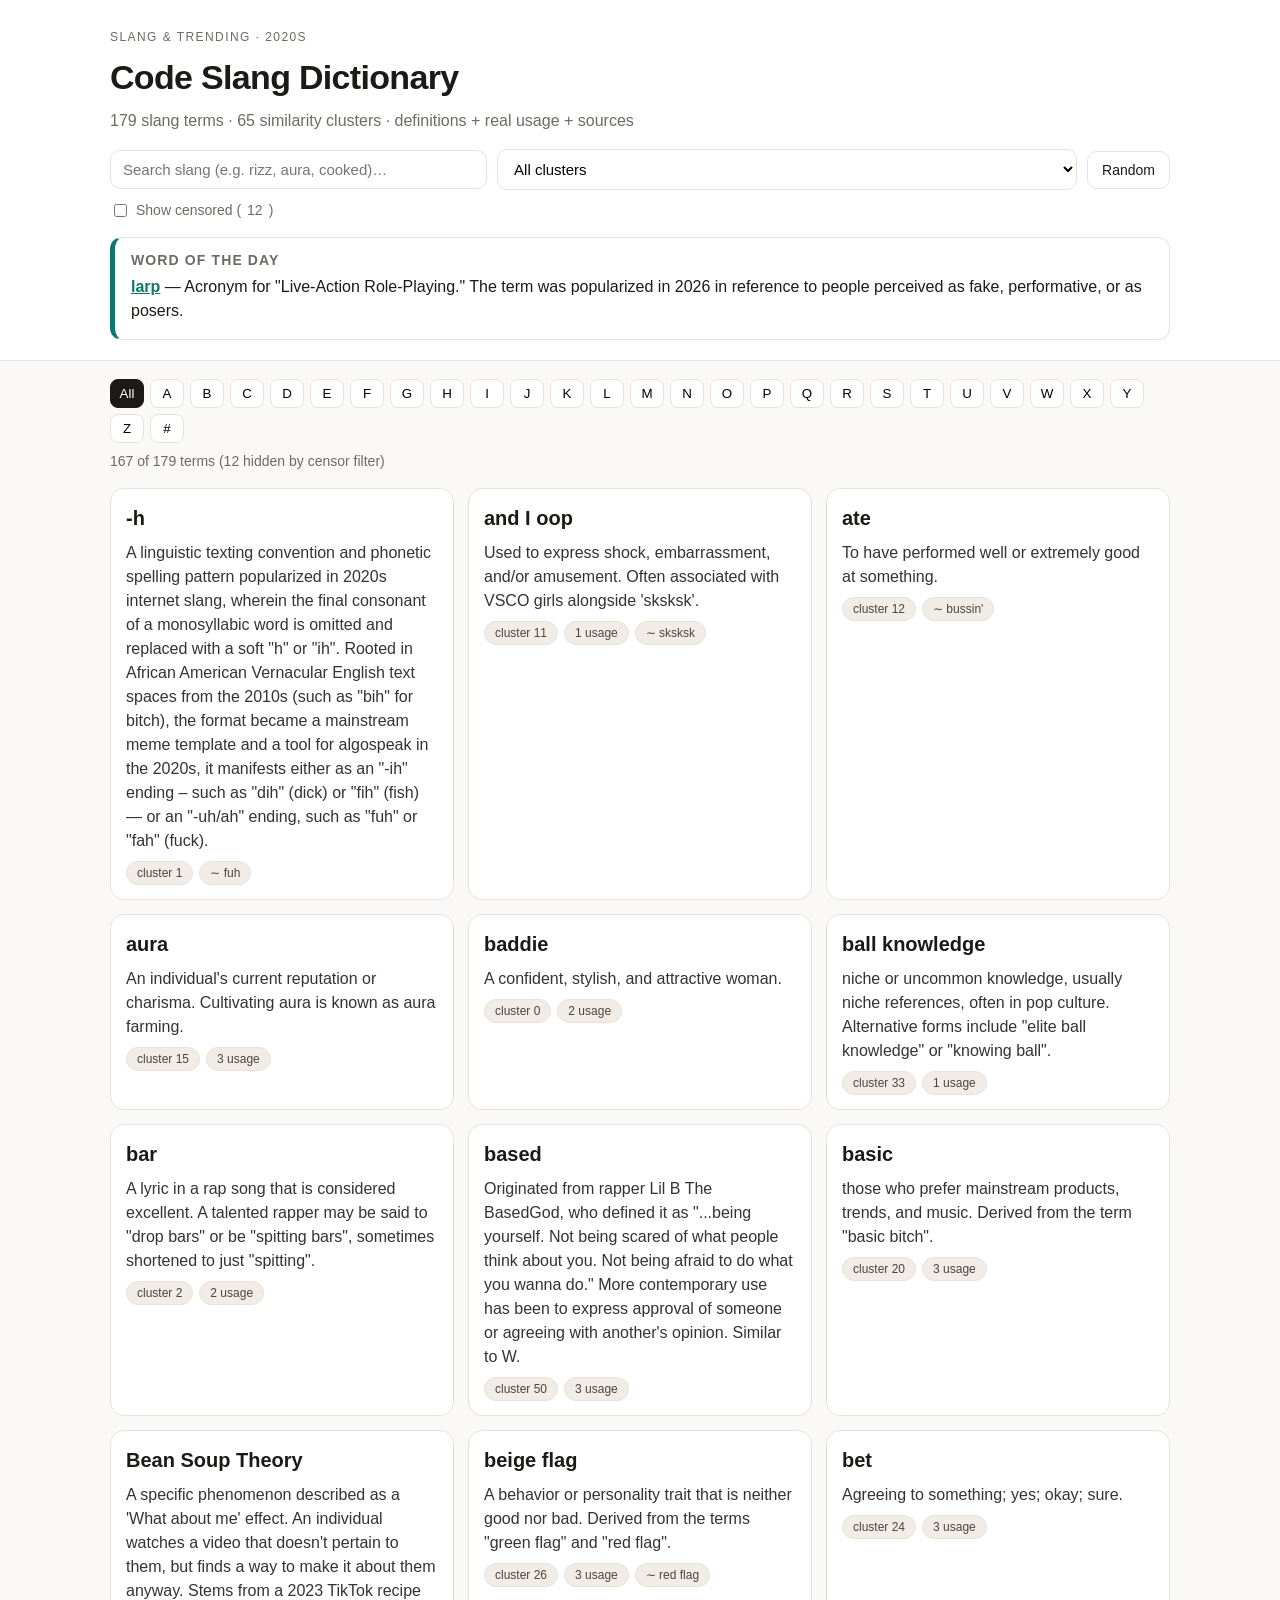
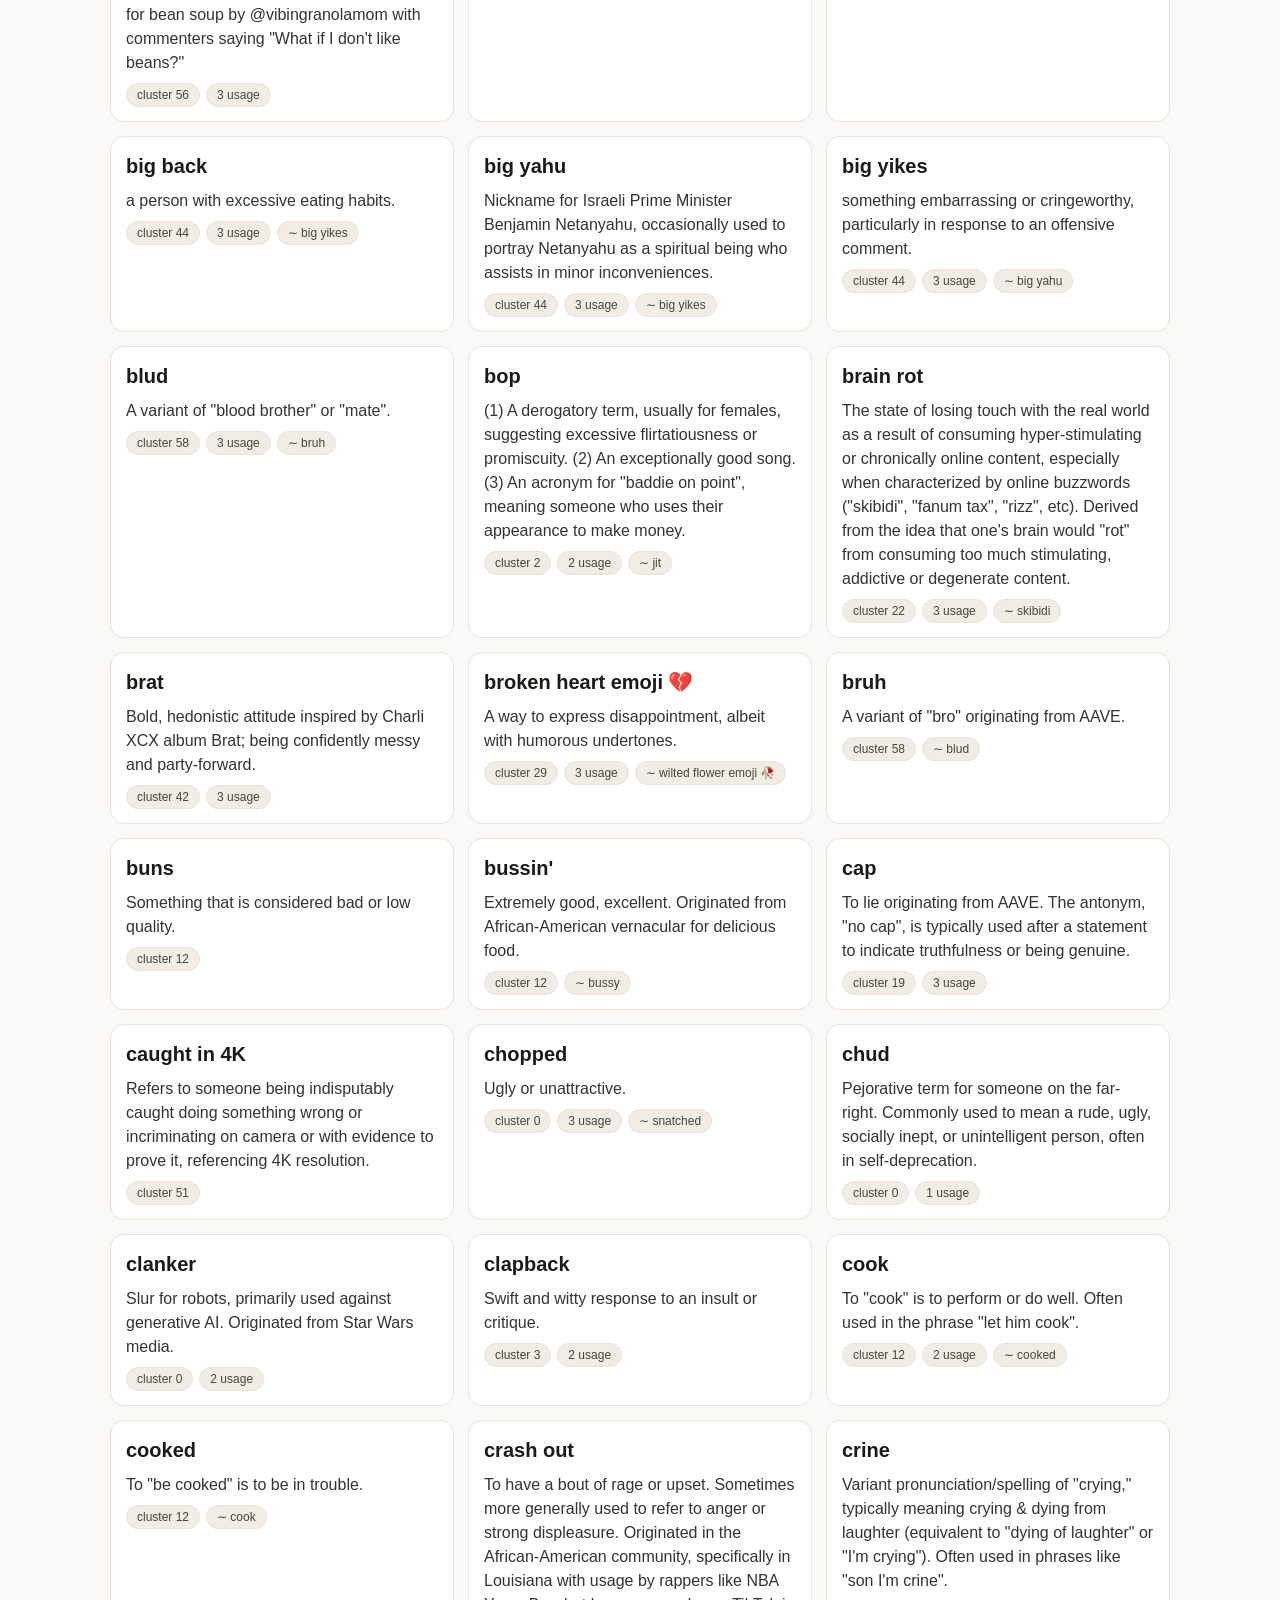
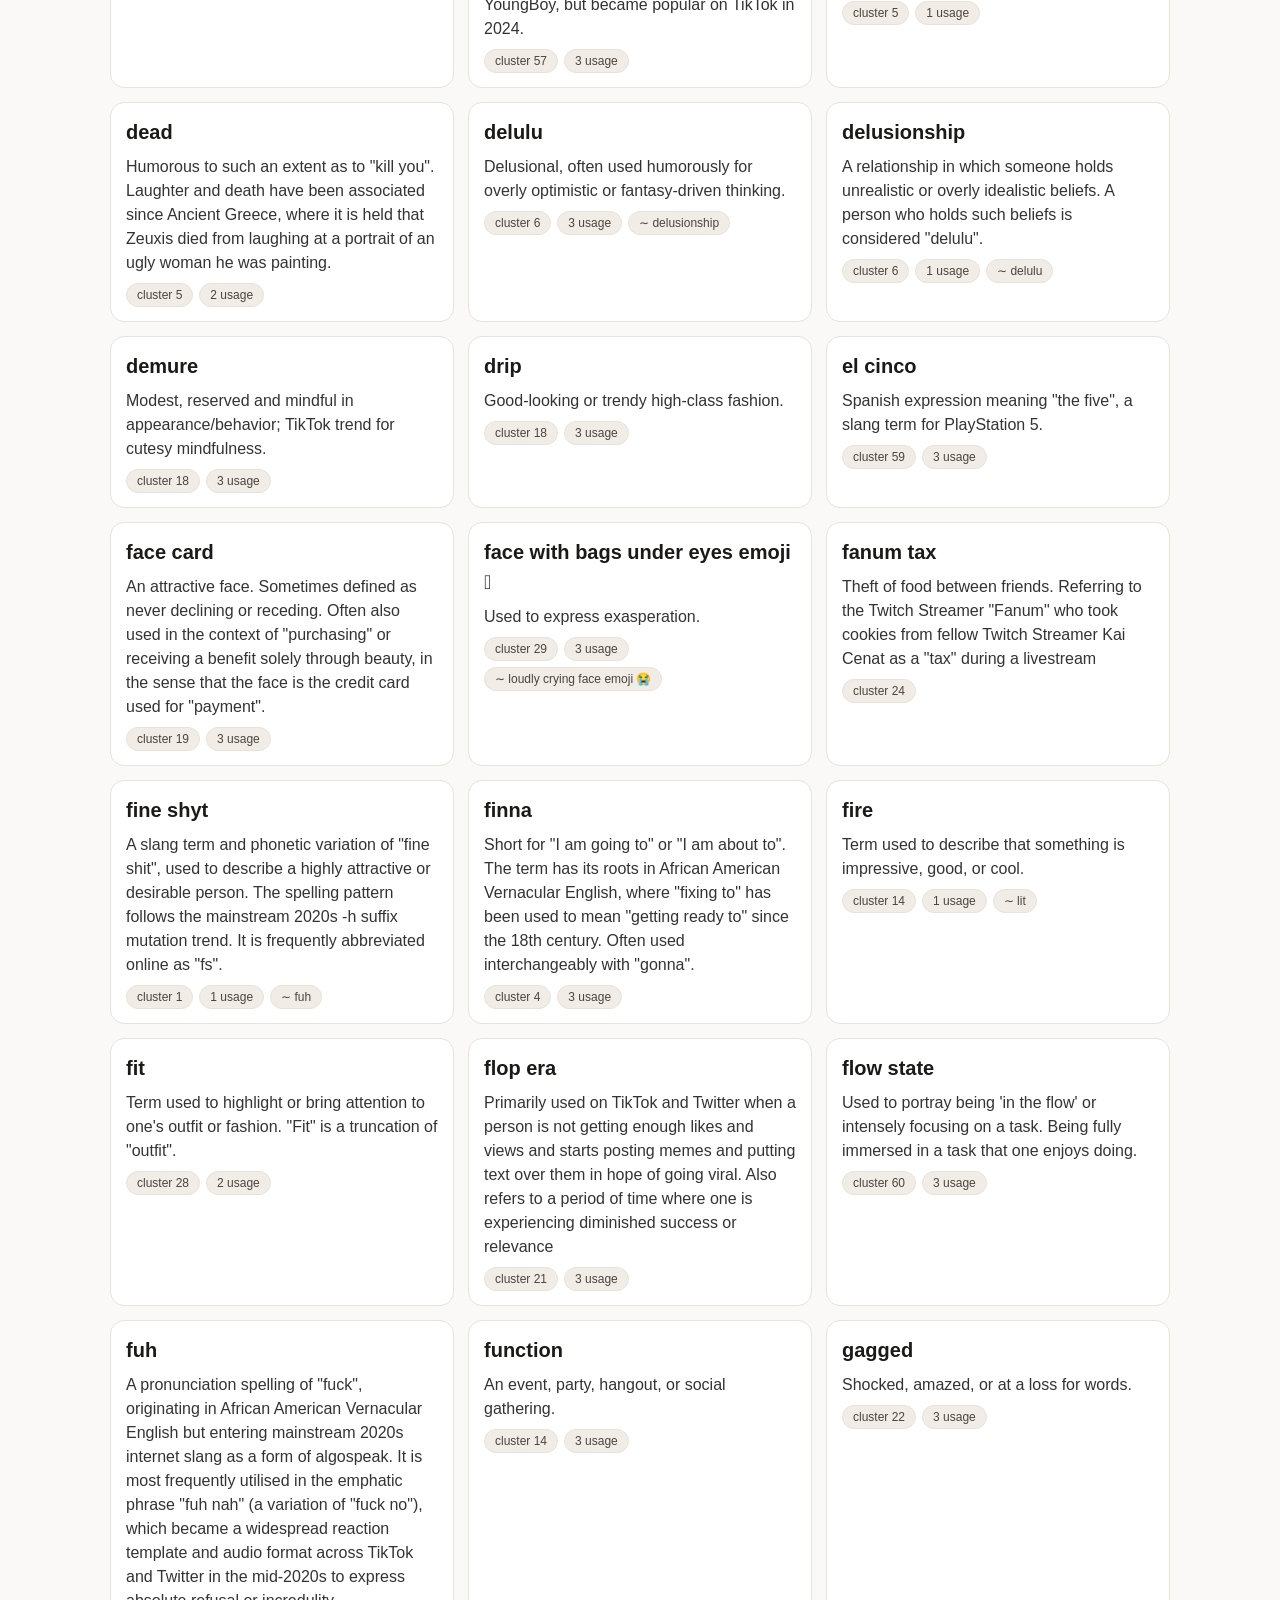
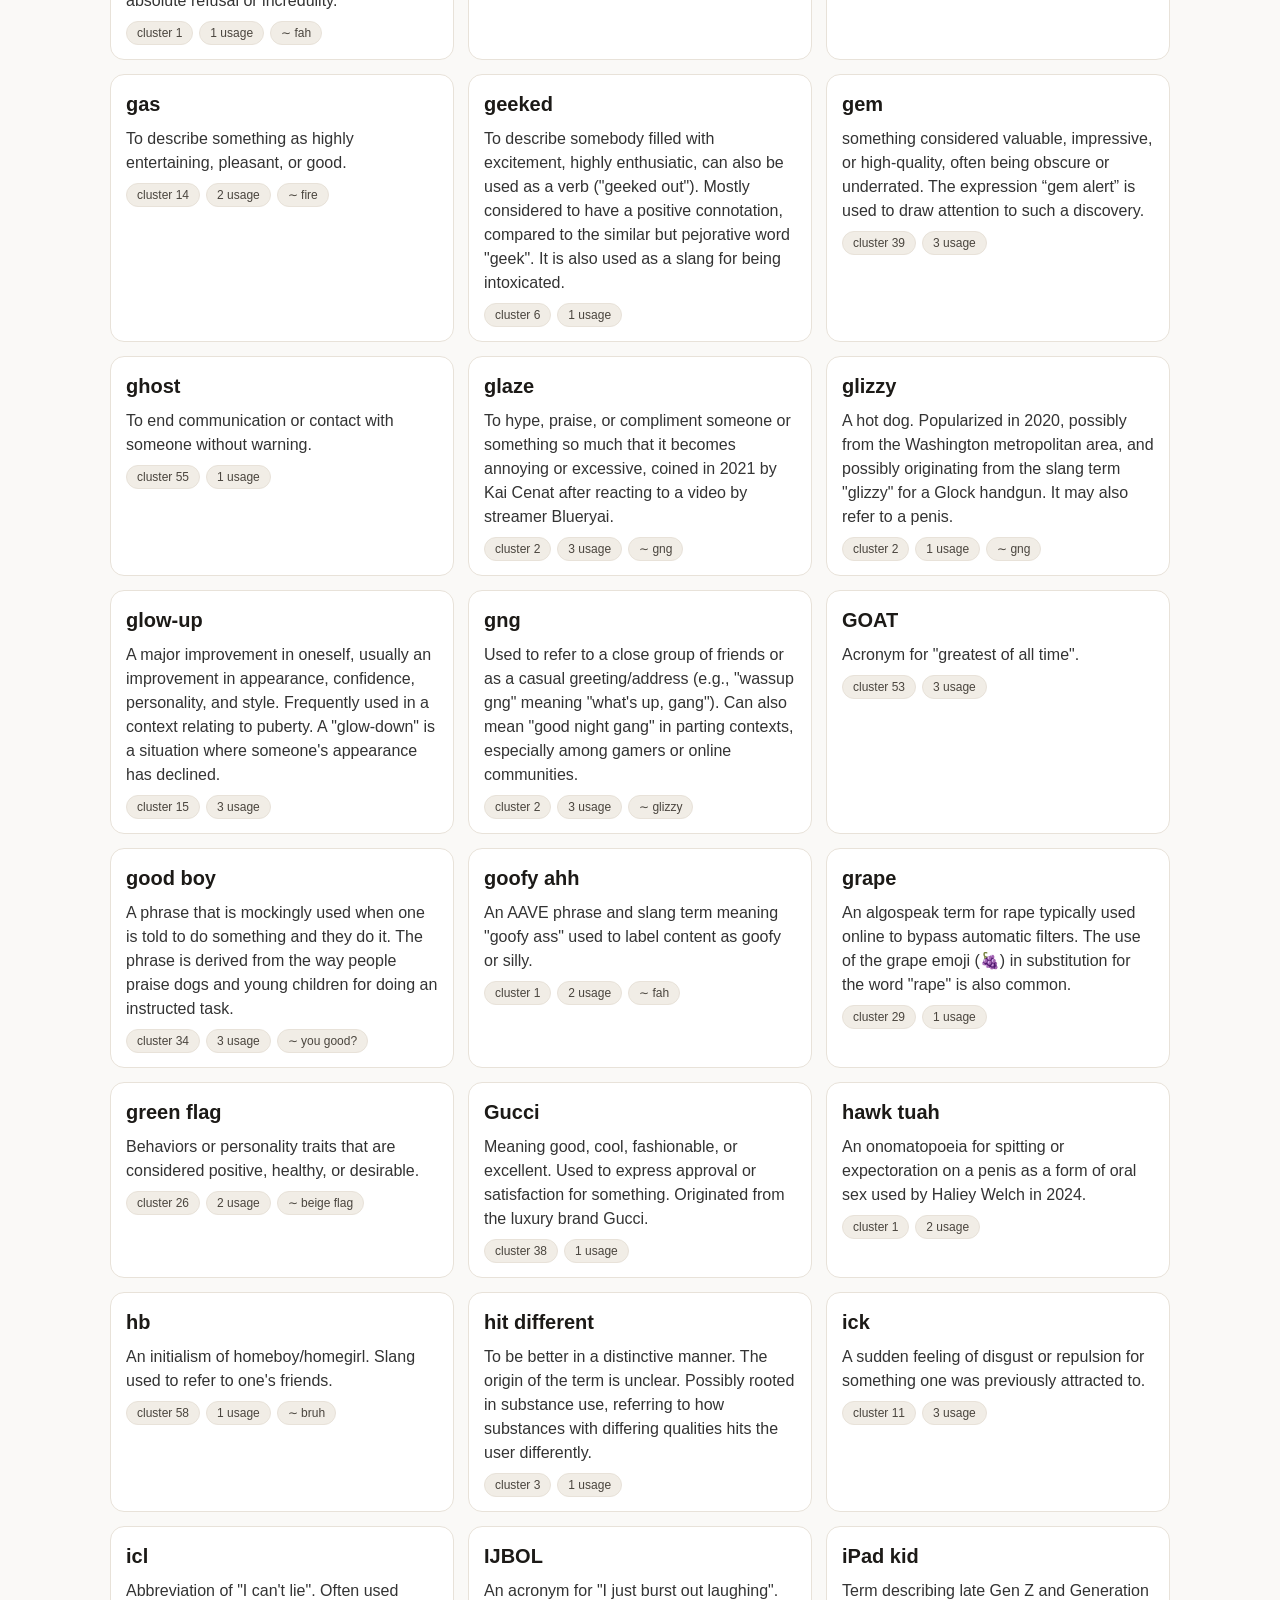
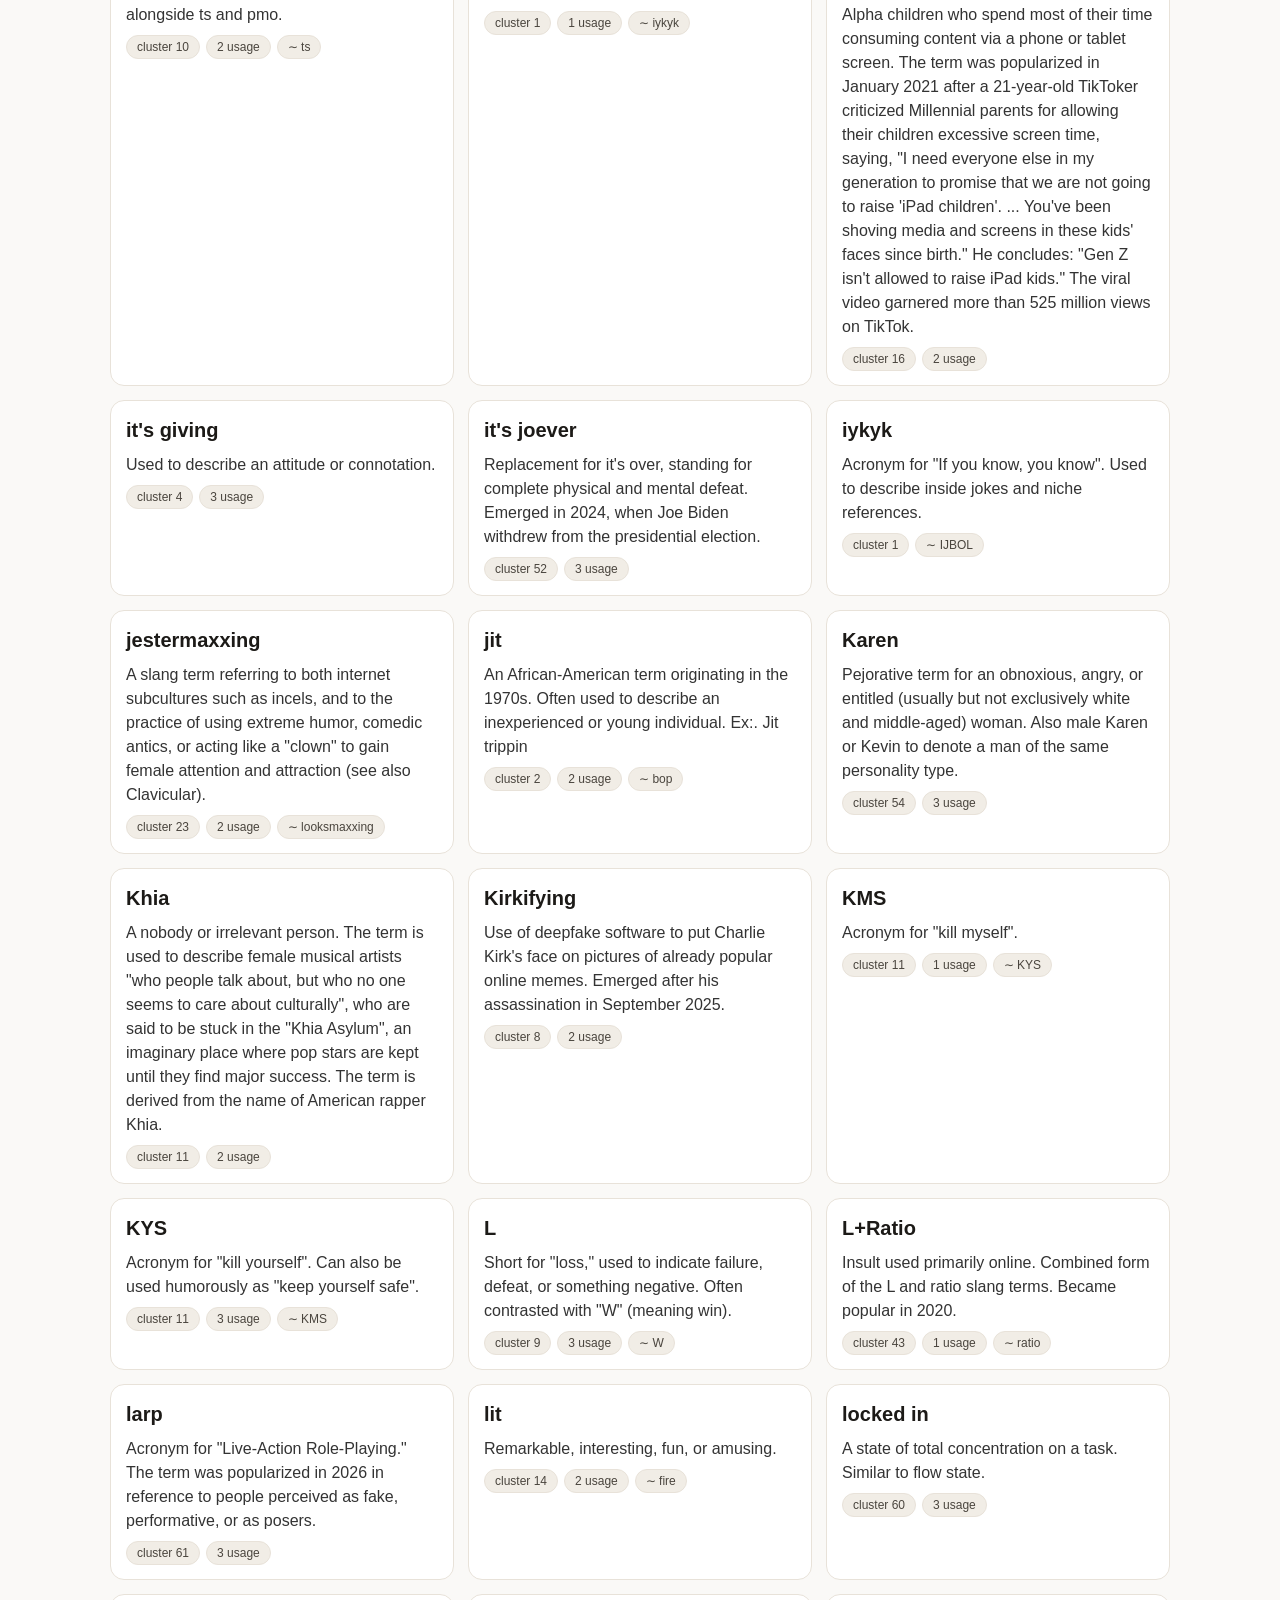
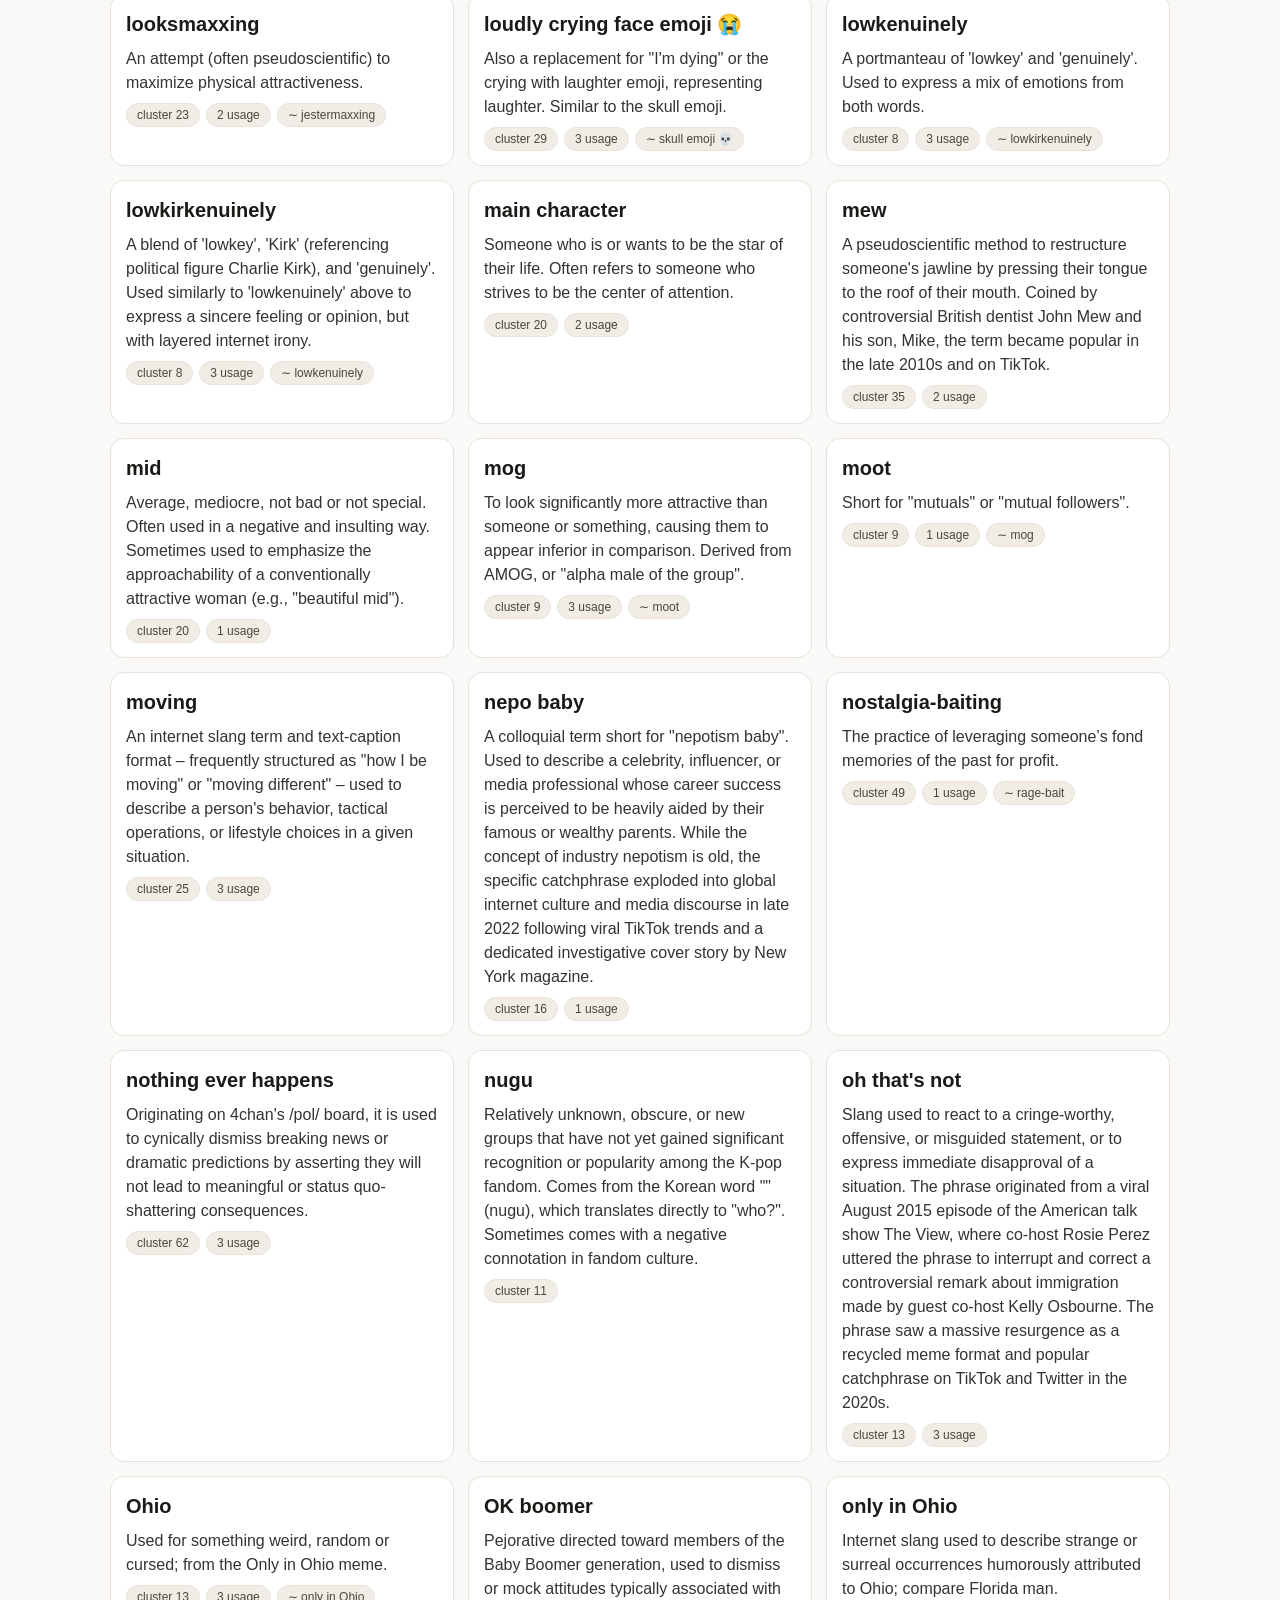
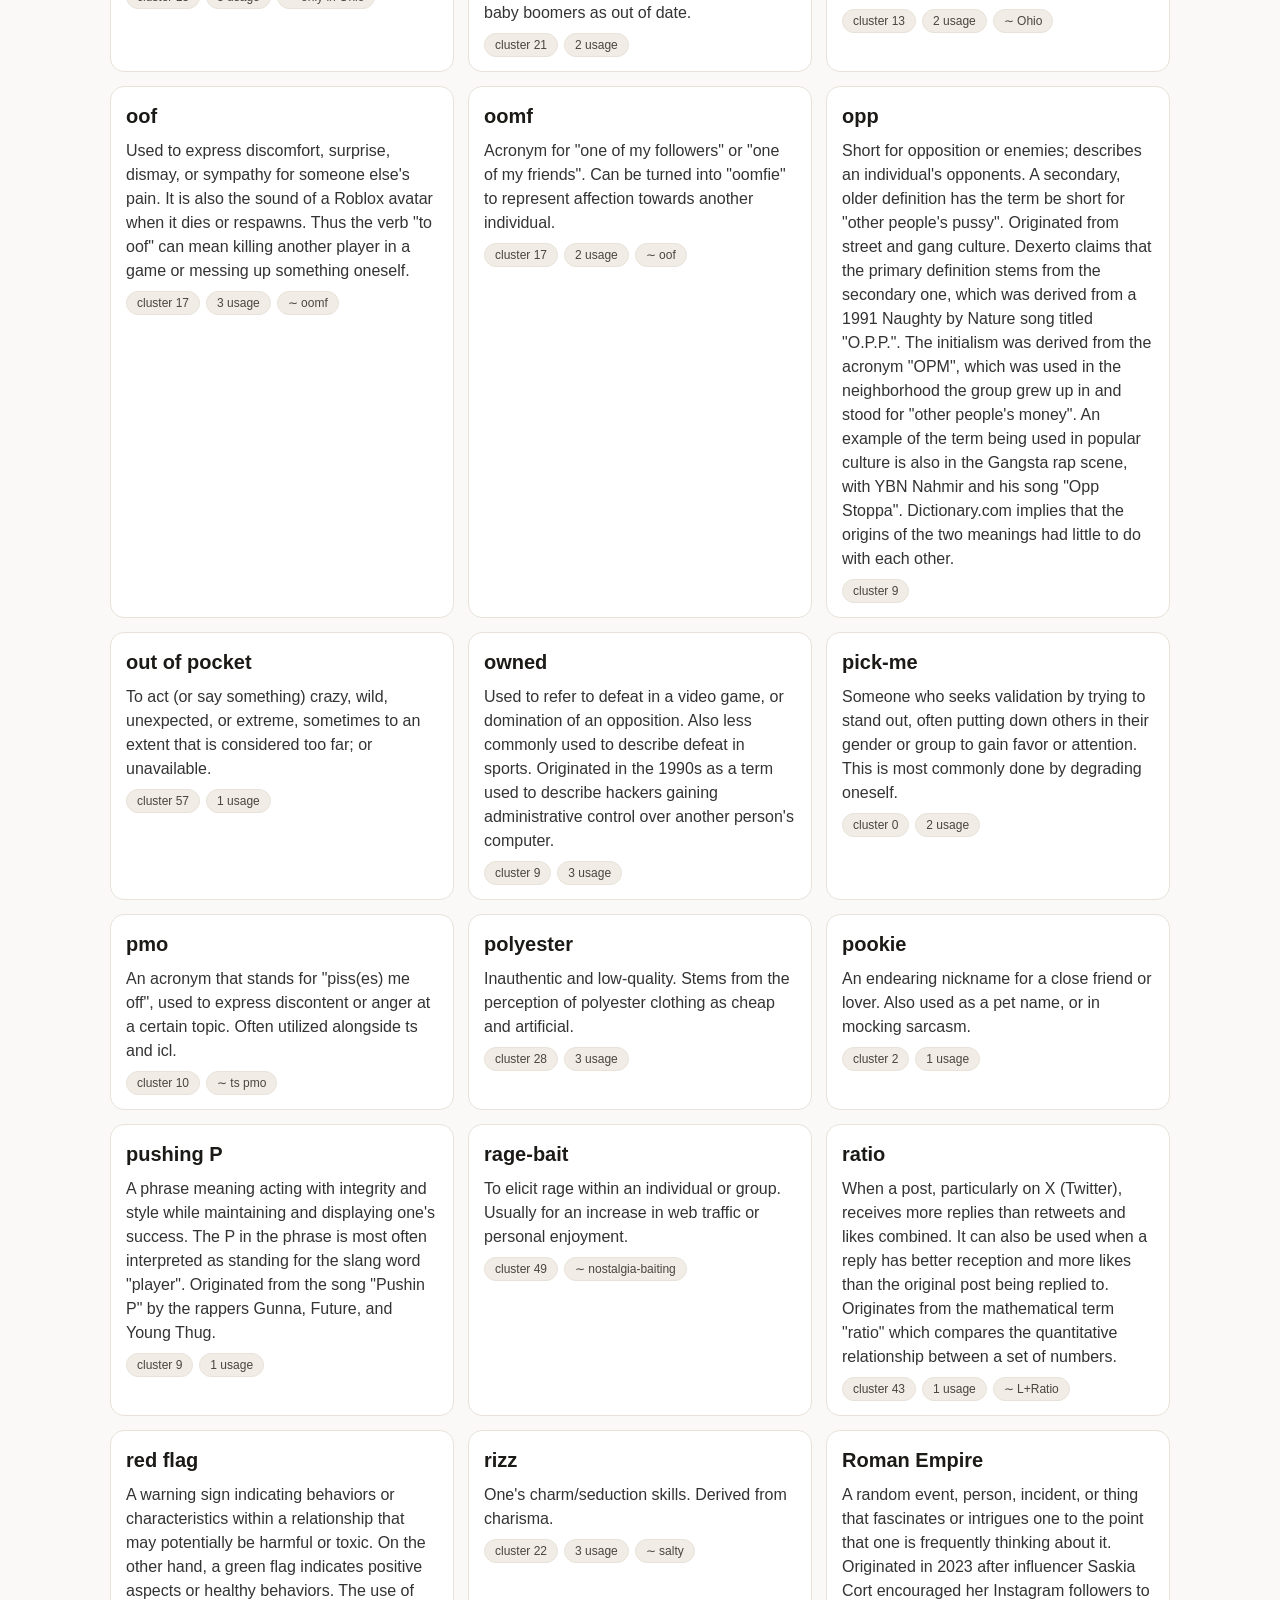
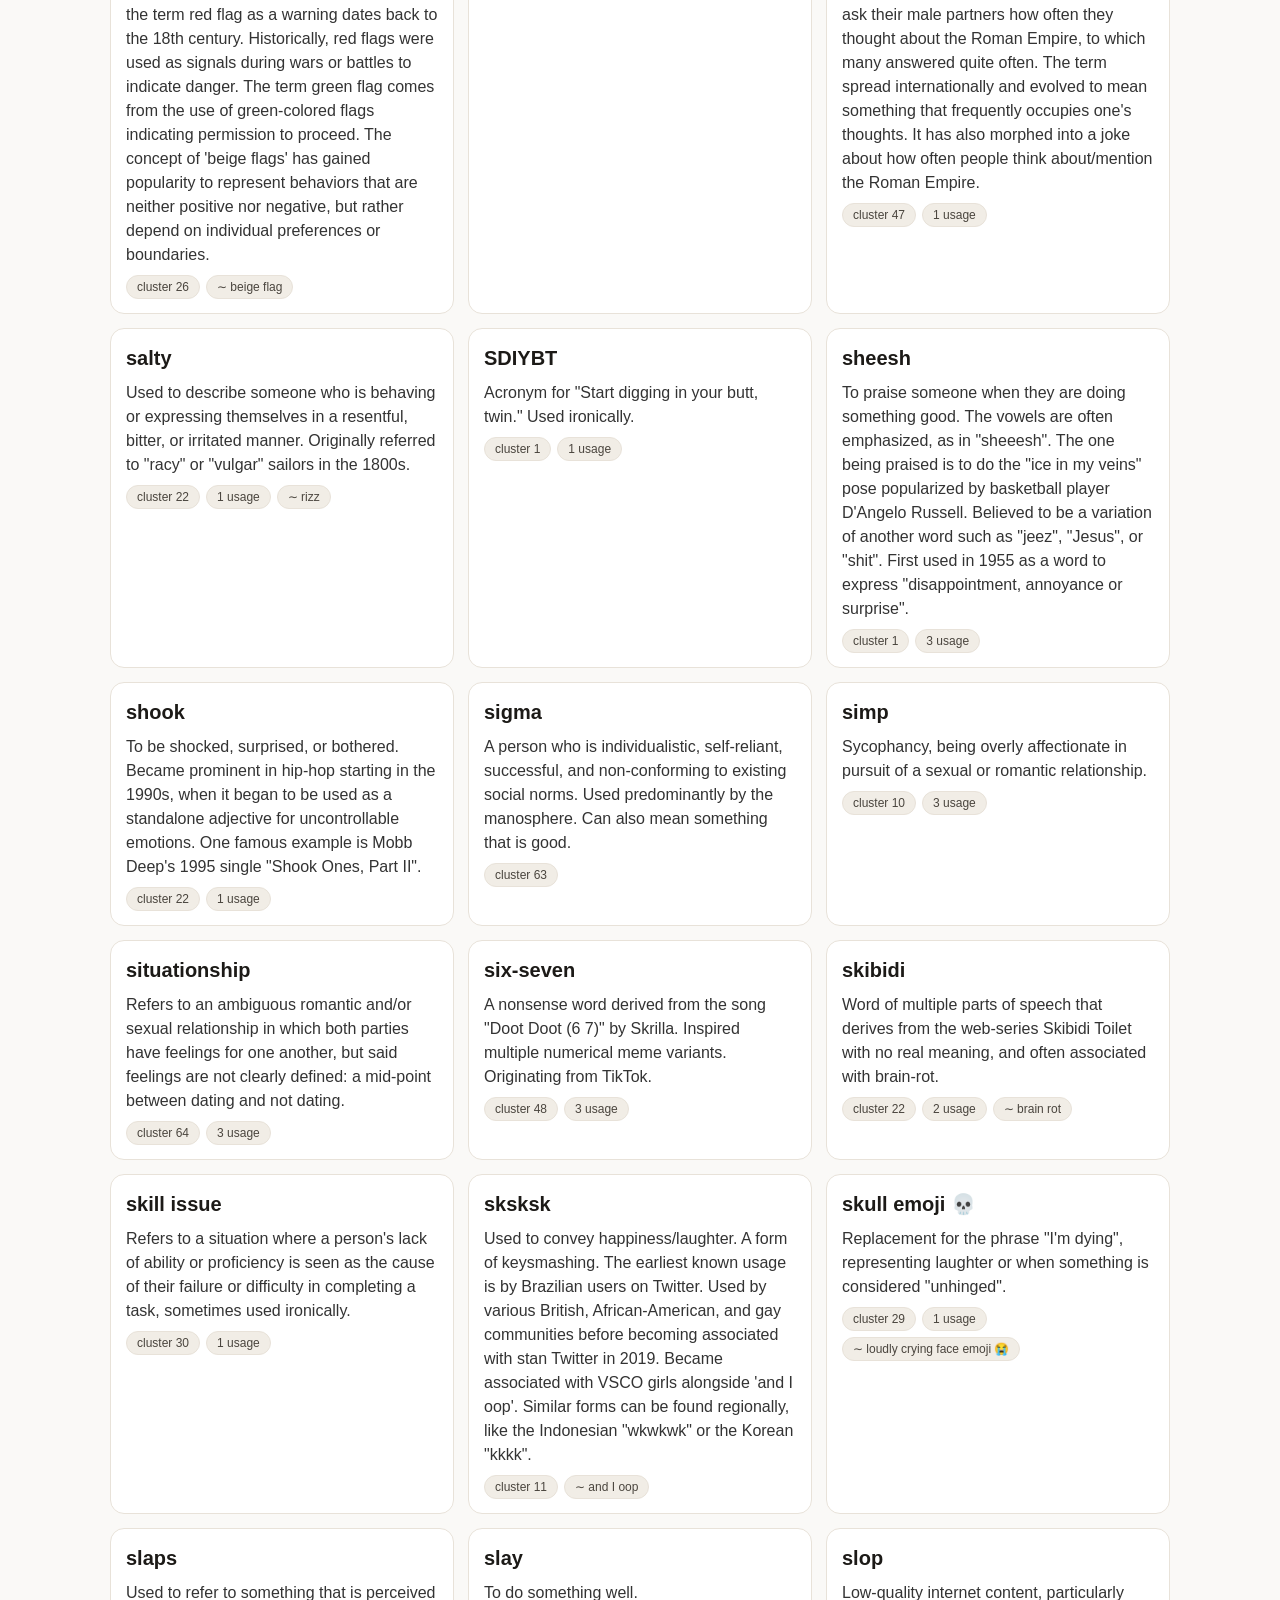
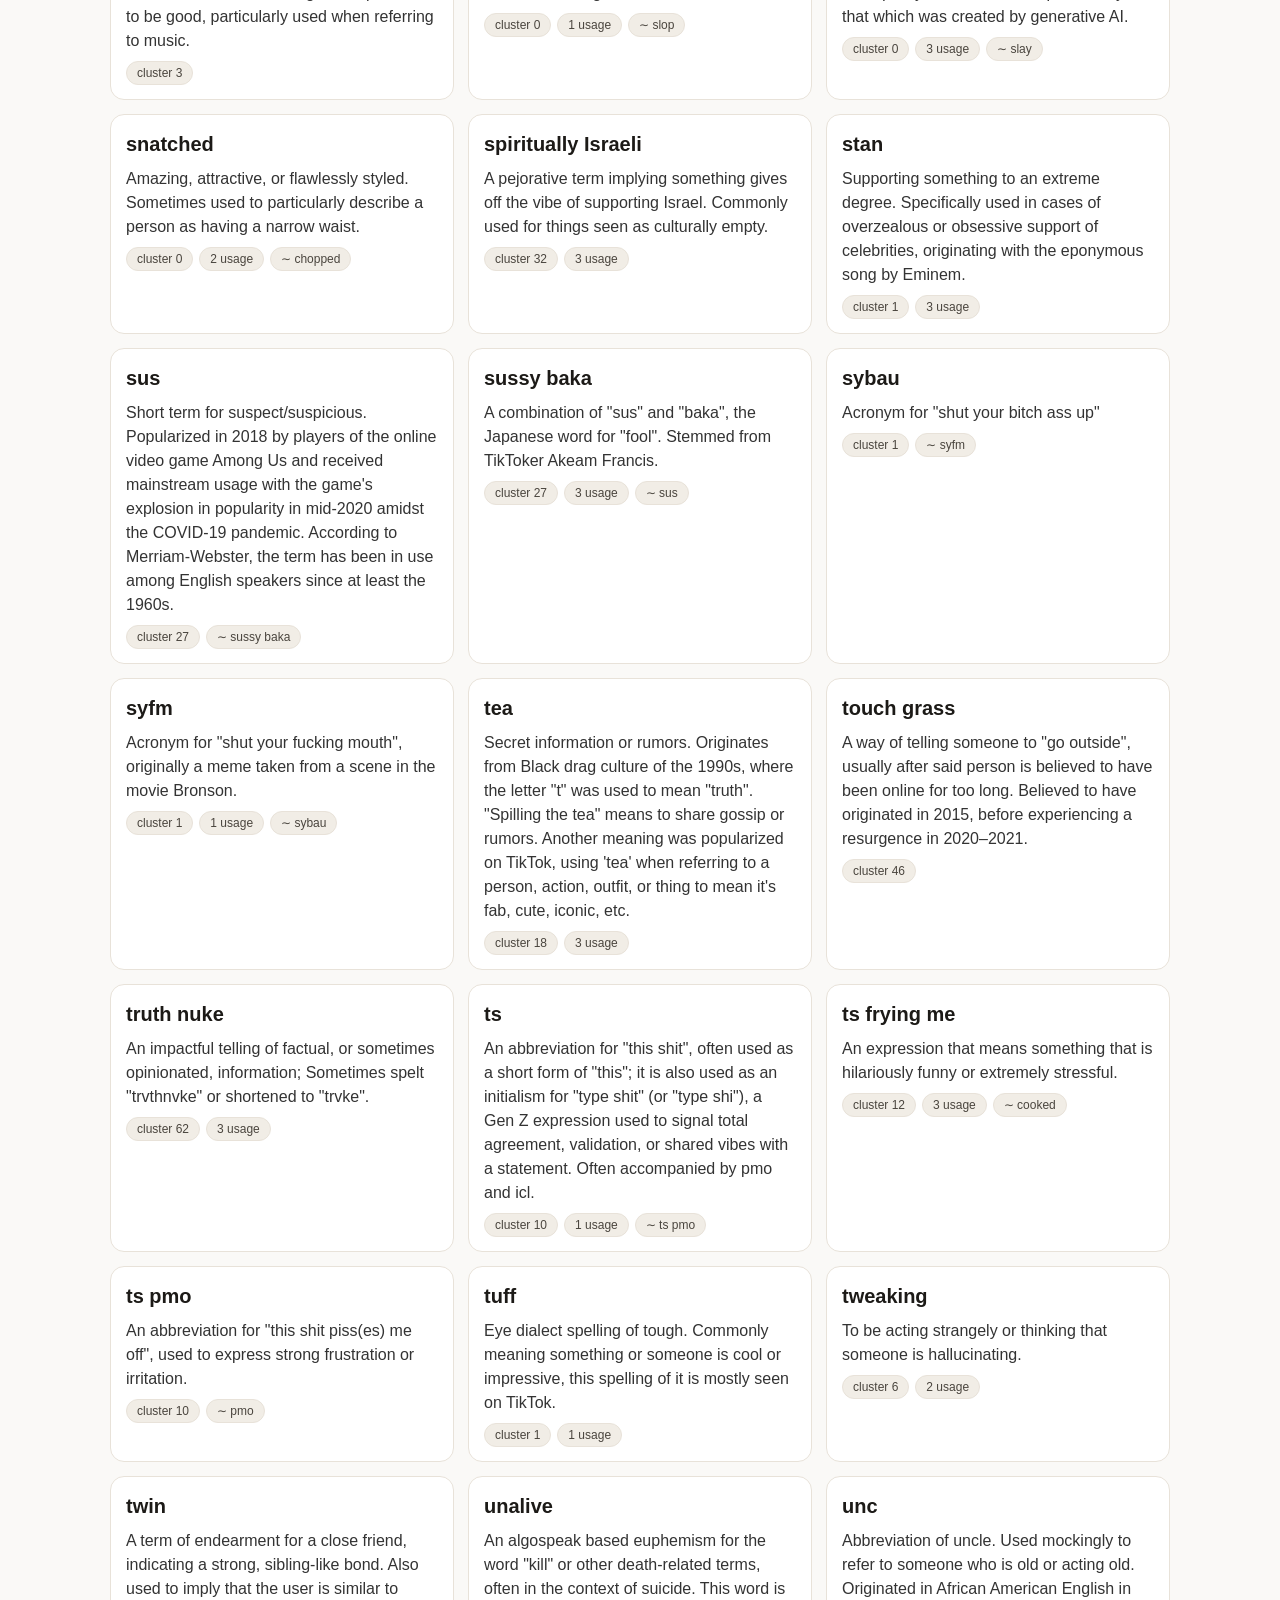
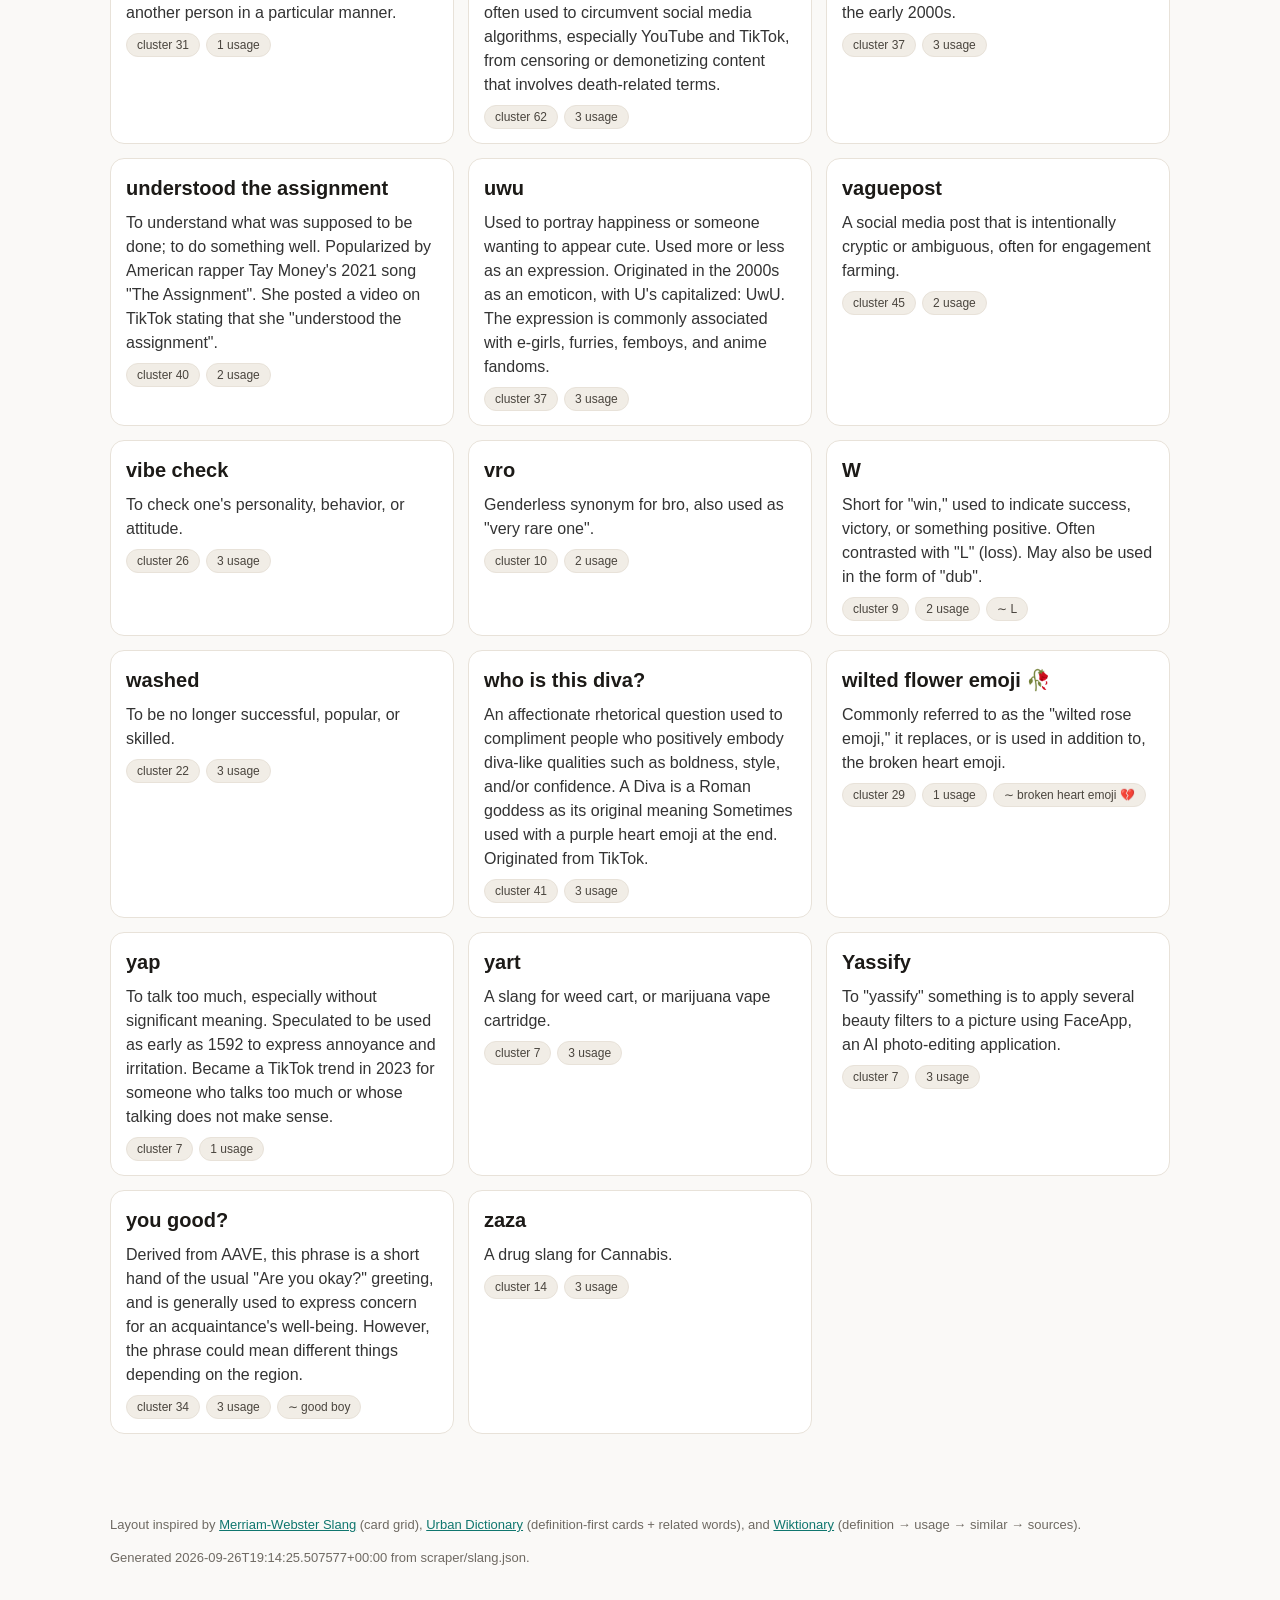
<file: docs/index.html>
<!DOCTYPE html>
<html lang="en">
<head>
<meta charset="utf-8" />
<meta name="viewport" content="width=device-width, initial-scale=1" />
<title>Code Slang — 2020s Slang Dictionary</title>
<meta name="description" content="Browse 2020s slang definitions with real usage examples, similar terms, and sources." />
<link rel="stylesheet" href="styles.css?v=20260926-191425" />
</head>
<body>
<header class="site-header">
  <div class="wrap">
    <p class="eyebrow">Slang &amp; Trending · 2020s</p>
    <h1>Code Slang Dictionary</h1>
    <p class="sub" id="count-line">Loading definitions…</p>
    <div class="controls">
      <input type="search" id="search" placeholder="Search slang (e.g. rizz, aura, cooked)…" autocomplete="off" />
      <select id="cluster" aria-label="Filter by cluster">
        <option value="">All clusters</option>
      </select>
      <button class="btn" id="random" type="button">Random</button>
      <label class="censor-toggle"><input type="checkbox" id="show-censored" /> Show censored (<span id="censored-count">0</span>)</label>
    </div>
    <div class="wotd" id="wotd" hidden>
      <h2>Word of the day</h2>
      <p><strong><a id="wotd-link" href="#">—</a></strong> — <span id="wotd-def"></span></p>
    </div>
  </div>
</header>

<main class="wrap">
  <nav class="az" id="az" aria-label="Browse by letter"></nav>
  <p class="meta-line" id="result-line"></p>
  <div class="grid" id="grid"></div>
  <div class="empty" id="empty" hidden>No matches. Try another spelling or pick a different letter.</div>
</main>

<footer class="site">
  <div class="wrap">
    <p>Layout inspired by <a href="https://www.merriam-webster.com/slang">Merriam-Webster Slang</a> (card grid),
    <a href="https://www.urbandictionary.com/">Urban Dictionary</a> (definition-first cards + related words), and
    <a href="https://en.wiktionary.org/wiki/rizz">Wiktionary</a> (definition → usage → similar → sources).</p>
    <p id="gen-line"></p>
  </div>
</footer>

<button id="blacklist-fab" class="blacklist-fab" type="button" title="Download blocklist JSON from checked cards (localhost only)" hidden>Blacklist</button>
<button id="toTop" class="to-top" type="button" aria-label="Back to top" hidden>↑</button>
<script>window.__V="20260926-191425";</script>
<script src="app.js?v=20260926-191425"></script>
</body>
</html>
</file>
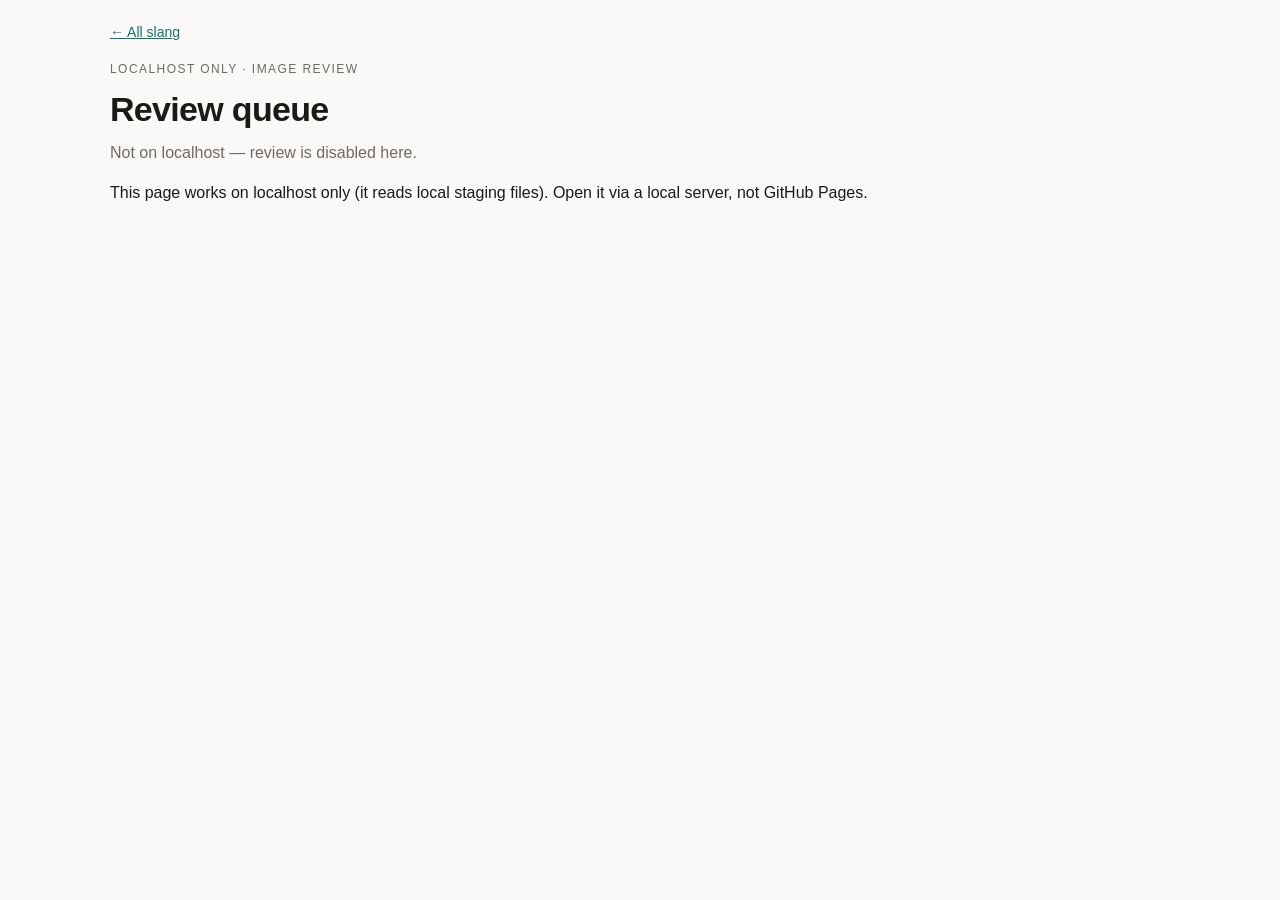
<file: docs/review.html>
<!DOCTYPE html>
<html lang="en">
<head>
<meta charset="utf-8" />
<meta name="viewport" content="width=device-width, initial-scale=1" />
<title>Review queue — Code Slang</title>
<link rel="stylesheet" href="styles.css?v=20260926-191425" />
<style>
.queue-grid { display: grid; grid-template-columns: repeat(2, 1fr); gap: 14px; }
@media (max-width: 800px) { .queue-grid { grid-template-columns: 1fr; } }
.qcard { background: #fff; border: 1px solid var(--line); border-radius: 14px; padding: 14px; display: flex; gap: 14px; }
.qcard img { width: 132px; height: 132px; object-fit: cover; border-radius: 12px; border: 1px solid var(--line); flex-shrink: 0; background: var(--chip); }
.qcard .body { min-width: 0; flex: 1; }
.qcard h3 { margin: 0 0 4px; font-size: 20px; }
.qcard .subj { margin: 6px 0; font-size: 14px; color: #333; }
.card-check { display: flex; justify-content: flex-end; margin-top: 8px; }
.state-warn { color: #b45309; font-size: 13px; }
.state-ok { color: var(--accent); font-size: 13px; }
.conflict { border-left: 5px solid #b91c1c; }
</style>
</head>
<body>
<main class="wrap">
  <p style="margin-top:20px"><a class="top-link" href="index.html">← All slang</a></p>
  <p class="eyebrow">Localhost only · image review</p>
  <h1>Review queue</h1>
  <p class="sub" id="stats">Loading…</p>
  <div id="local-only" hidden>
    <p>This page works on localhost only (it reads local staging files). Open it via a local server, not GitHub Pages.</p>
  </div>
  <div id="content" hidden>
    <section class="block" id="conflicts-wrap" hidden>
      <h2 style="color:#b91c1c">Conflicts — blocked words with images</h2>
      <div class="queue-grid" id="conflicts"></div>
    </section>
    <section class="block">
      <h2>Pending review</h2>
      <p class="sub">Unchecked = approve. Check <b>reject</b> to delete the staged image and queue the word for prompt revision (never censored). Use the floating button to export, then run <code>py -3 scripts/review_move.py apply-batch review_decisions.json</code>.</p>
      <div class="queue-grid" id="pending"></div>
    </section>
    <section class="block" id="revise-wrap" hidden>
      <h2>Needs prompt revision</h2>
      <p class="sub">Rejected images with their failed prompts saved as negative examples. Export a packet, revise with your LLM, apply, and the word requeues with the new prompt.</p>
      <div class="queue-grid" id="revise"></div>
    </section>
    <section class="block">
      <h2>Approved</h2>
      <div class="tags" id="approved"></div>
    </section>
    <section class="block">
      <h2>Skipped — HTML fallback, no image expected</h2>
      <p class="sub" id="skipped-line"></p>
      <div class="tags" id="skipped"></div>
    </section>
  </div>
</main>
<button id="toTop" class="to-top" type="button" aria-label="Back to top" hidden>↑</button>
<button id="review-fab" class="blacklist-fab" type="button" hidden>Export review</button>
<script>window.__V="20260926-191425";</script>
<script src="review.js?v=20260926-191425"></script>
</body>
</html>
</file>
<file: docs/styles.css>
:root {
  --bg: #faf9f7;
  --card: #ffffff;
  --ink: #1c1a17;
  --muted: #6f6a63;
  --line: #e8e2d9;
  --accent: #0f766e;
  --accent-ink: #ffffff;
  --chip: #f1ede6;
  --quote: #eef7f2;
}
* { box-sizing: border-box; }
body {
  margin: 0;
  background: var(--bg);
  color: var(--ink);
  font-family: -apple-system, BlinkMacSystemFont, "Segoe UI", Roboto, Helvetica, Arial, sans-serif;
  line-height: 1.5;
}
a { color: var(--accent); }
.wrap { max-width: 1100px; margin: 0 auto; padding: 0 20px 48px; }
.site-header {
  border-bottom: 1px solid var(--line);
  background: #fff;
}
.site-header .wrap { padding-top: 28px; padding-bottom: 20px; }
.eyebrow {
  text-transform: uppercase;
  letter-spacing: 0.12em;
  font-size: 12px;
  color: var(--muted);
  margin: 0 0 6px;
}
h1 { margin: 0 0 6px; font-size: 34px; letter-spacing: -0.02em; }
.sub { margin: 0 0 16px; color: var(--muted); }
.controls {
  display: flex;
  gap: 10px;
  flex-wrap: wrap;
  align-items: center;
}
.controls input[type="search"], .controls select {
  padding: 10px 12px;
  border: 1px solid var(--line);
  border-radius: 10px;
  font-size: 15px;
  background: #fff;
}
.controls input[type="search"] { flex: 1 1 260px; }
.censor-toggle { display: inline-flex; align-items: center; gap: 6px; font-size: 14px; color: var(--muted); }
.card-check { display: flex; justify-content: flex-end; }
.card-check label { display: inline-flex; align-items: center; gap: 6px; font-size: 12px; color: var(--muted); cursor: pointer; }
.blacklist-fab {
  position: fixed;
  right: 20px;
  bottom: 76px;
  z-index: 50;
  padding: 10px 14px;
  border-radius: 10px;
  border: 1px solid var(--ink);
  background: var(--ink);
  color: #fff;
  font-size: 14px;
  cursor: pointer;
}
.blacklist-fab:hover { background: var(--accent); border-color: var(--accent); }
.btn {
  display: inline-block;
  padding: 10px 14px;
  border-radius: 10px;
  border: 1px solid var(--line);
  background: #fff;
  cursor: pointer;
  text-decoration: none;
  color: var(--ink);
  font-size: 14px;
}
.btn.primary { background: var(--accent); border-color: var(--accent); color: var(--accent-ink); }
.btn:hover { filter: brightness(0.97); }
.wotd {
  margin-top: 16px;
  background: #fff;
  border: 1px solid var(--line);
  border-left: 5px solid var(--accent);
  border-radius: 12px;
  padding: 12px 16px;
}
.wotd h2 { margin: 0 0 4px; font-size: 14px; text-transform: uppercase; letter-spacing: 0.08em; color: var(--muted); }
.wotd p { margin: 4px 0; }
.az { display: flex; flex-wrap: wrap; gap: 6px; margin: 18px 0 6px; }
.az button {
  border: 1px solid var(--line);
  background: #fff;
  border-radius: 8px;
  min-width: 34px;
  padding: 6px 8px;
  cursor: pointer;
}
.az button[aria-pressed="true"] { background: var(--ink); color: #fff; border-color: var(--ink); }
.meta-line { color: var(--muted); font-size: 14px; margin: 8px 0 16px; }
.grid {
  display: grid;
  grid-template-columns: repeat(3, 1fr);
  gap: 14px;
}
@media (max-width: 900px) { .grid { grid-template-columns: repeat(2, 1fr); } }
@media (max-width: 600px) { .grid { grid-template-columns: 1fr; } h1 { font-size: 27px; } }
.card {
  background: var(--card);
  border: 1px solid var(--line);
  border-radius: 14px;
  padding: 14px 15px;
  display: flex;
  flex-direction: column;
  gap: 8px;
  cursor: pointer;
  transition: transform 0.15s ease, box-shadow 0.15s ease, border-color 0.15s ease;
}
.card:hover,
.card:focus-within {
  transform: translateY(-3px);
  box-shadow: 0 8px 20px rgba(0, 0, 0, 0.08);
  border-color: var(--accent);
}
.card:focus-visible {
  outline: 2px solid var(--accent);
  outline-offset: 2px;
}
.card h3 { margin: 0; font-size: 20px; }
.card h3 a { color: var(--ink); text-decoration: none; }
.card h3 a:hover { color: var(--accent); text-decoration: underline; }
.card p.def { margin: 0; color: #333; }
.tags { display: flex; flex-wrap: wrap; gap: 6px; }
.chip {
  display: inline-block;
  background: var(--chip);
  border: 1px solid var(--line);
  border-radius: 999px;
  padding: 2px 10px;
  font-size: 12px;
  color: #4a453e;
  text-decoration: none;
}
.tags .chip { cursor: default; }
a.chip { cursor: pointer; }
.chip:hover { border-color: var(--accent); color: var(--accent); }
.chip.dark { background: var(--ink); color: #fff; border-color: var(--ink); }
.empty { padding: 30px; text-align: center; color: var(--muted); }
.detail {
  background: #fff;
  border: 1px solid var(--line);
  border-radius: 16px;
  padding: 24px;
  margin-top: 20px;
}
.detail h1 { font-size: 40px; margin: 0; }
.detail-head {
  display: flex;
  flex-direction: row;
  justify-content: flex-start;
  align-items: flex-start;
  gap: 16px;
}
.detail-title { min-width: 0; flex: 1; }
.detail-title .eyebrow { margin-top: 0; }
.word-art {
  width: 132px;
  height: 132px;
  object-fit: cover;
  border-radius: 12px;
  border: 1px solid var(--line);
  flex-shrink: 0;
  background: var(--chip);
}
@media (max-width: 600px) {
  .word-art { width: 96px; height: 96px; }
}
.forms { display: flex; gap: 6px; flex-wrap: wrap; margin: 10px 0; }
section.block { margin-top: 22px; }
section.block h2 {
  font-size: 13px;
  text-transform: uppercase;
  letter-spacing: 0.1em;
  color: var(--muted);
  border-bottom: 1px solid var(--line);
  padding-bottom: 6px;
}
.use {
  background: var(--quote);
  border-left: 4px solid var(--accent);
  border-radius: 0 10px 10px 0;
  padding: 10px 12px;
  margin: 10px 0;
}
.use .src { font-size: 13px; color: var(--muted); }
.src-list { list-style: none; padding: 0; margin: 0; }
.src-list li { padding: 8px 0; border-bottom: 1px dashed var(--line); }
.src-list .domain { color: var(--muted); font-size: 13px; }
.pager { display: flex; justify-content: space-between; gap: 10px; margin-top: 18px; }
.top-link { font-size: 14px; }
footer.site { color: var(--muted); font-size: 13px; padding: 20px 0 40px; }
footer.site .wrap { padding-bottom: 0; }
.to-top {
  position: fixed;
  right: 20px;
  bottom: 20px;
  width: 44px;
  height: 44px;
  border-radius: 50%;
  border: 1px solid var(--ink);
  background: var(--ink);
  color: #fff;
  font-size: 20px;
  line-height: 1;
  cursor: pointer;
  opacity: 0;
  visibility: hidden;
  transform: translateY(8px);
  transition: opacity 0.2s ease, transform 0.2s ease, visibility 0.2s;
  z-index: 50;
}
.to-top.show {
  opacity: 1;
  visibility: visible;
  transform: translateY(0);
}
.to-top:hover { background: var(--accent); border-color: var(--accent); }
.to-top:focus-visible { outline: 2px solid var(--accent); outline-offset: 2px; }
</file>
